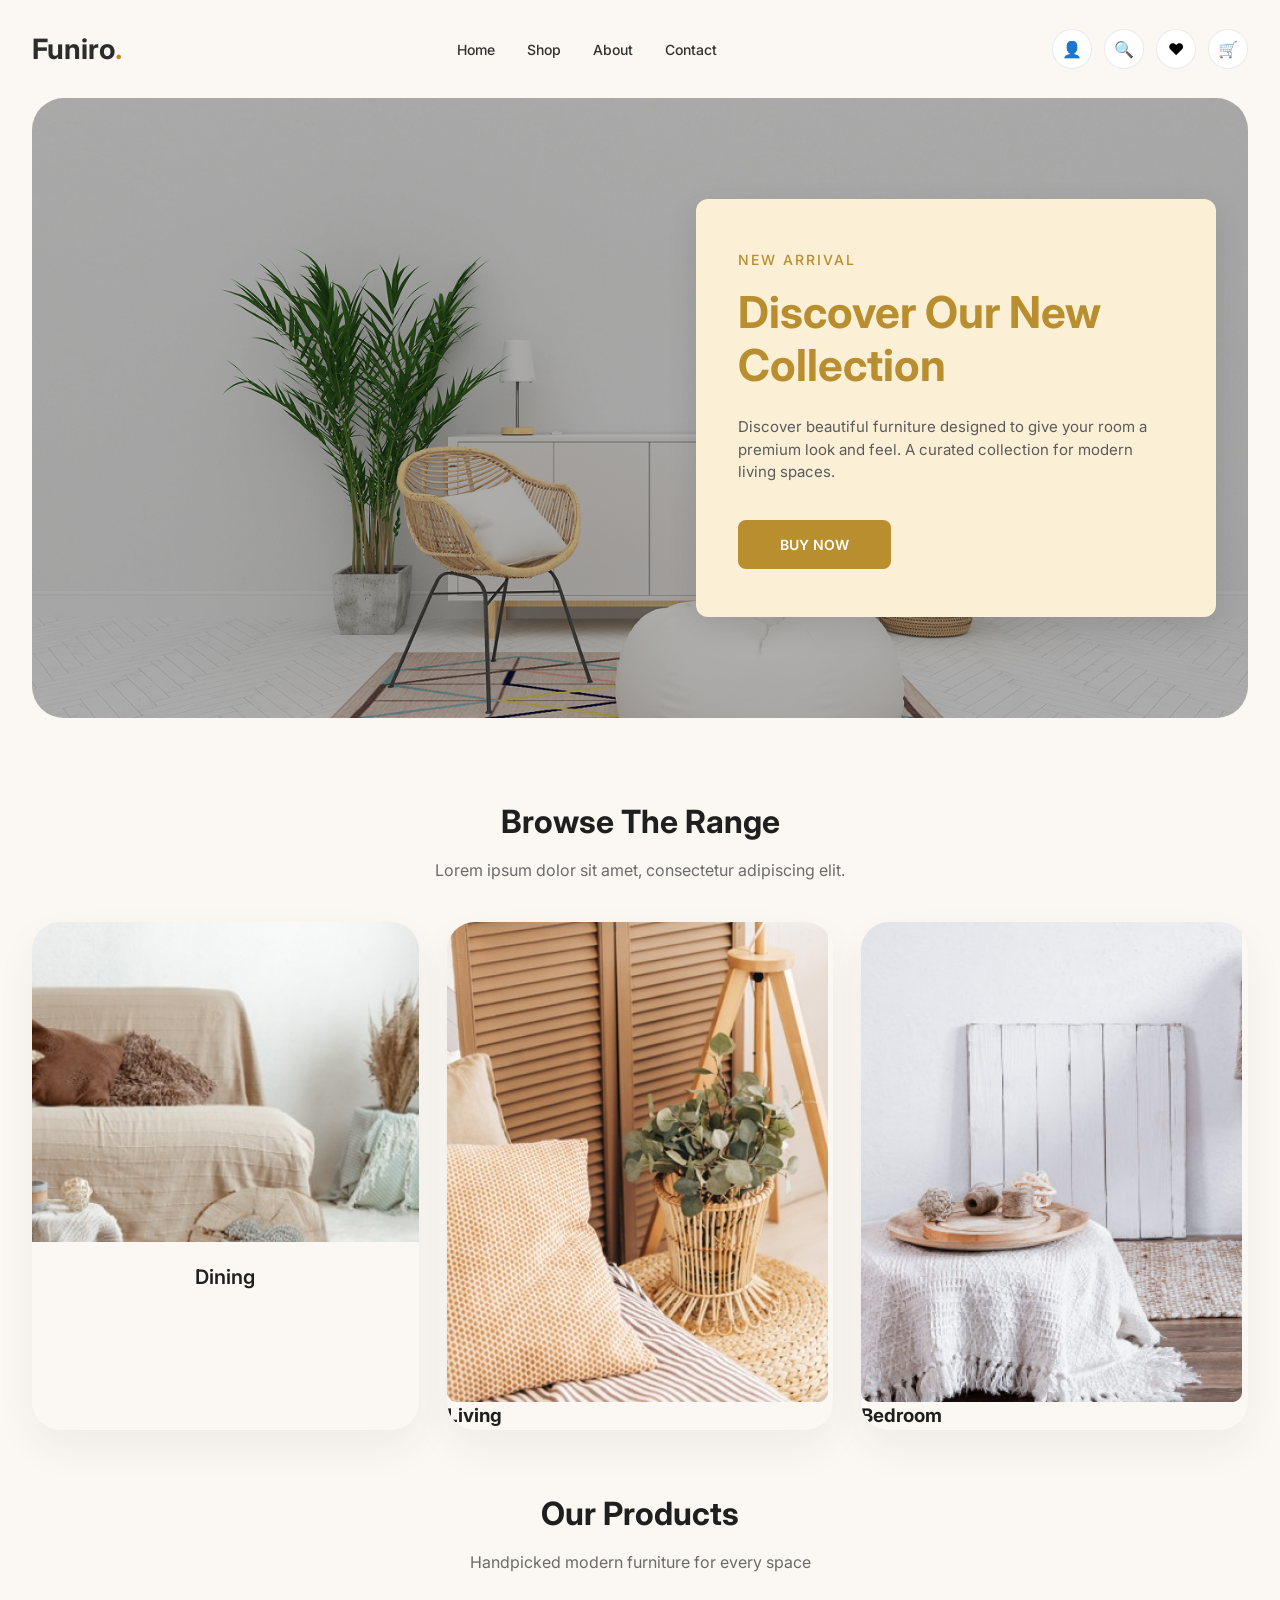
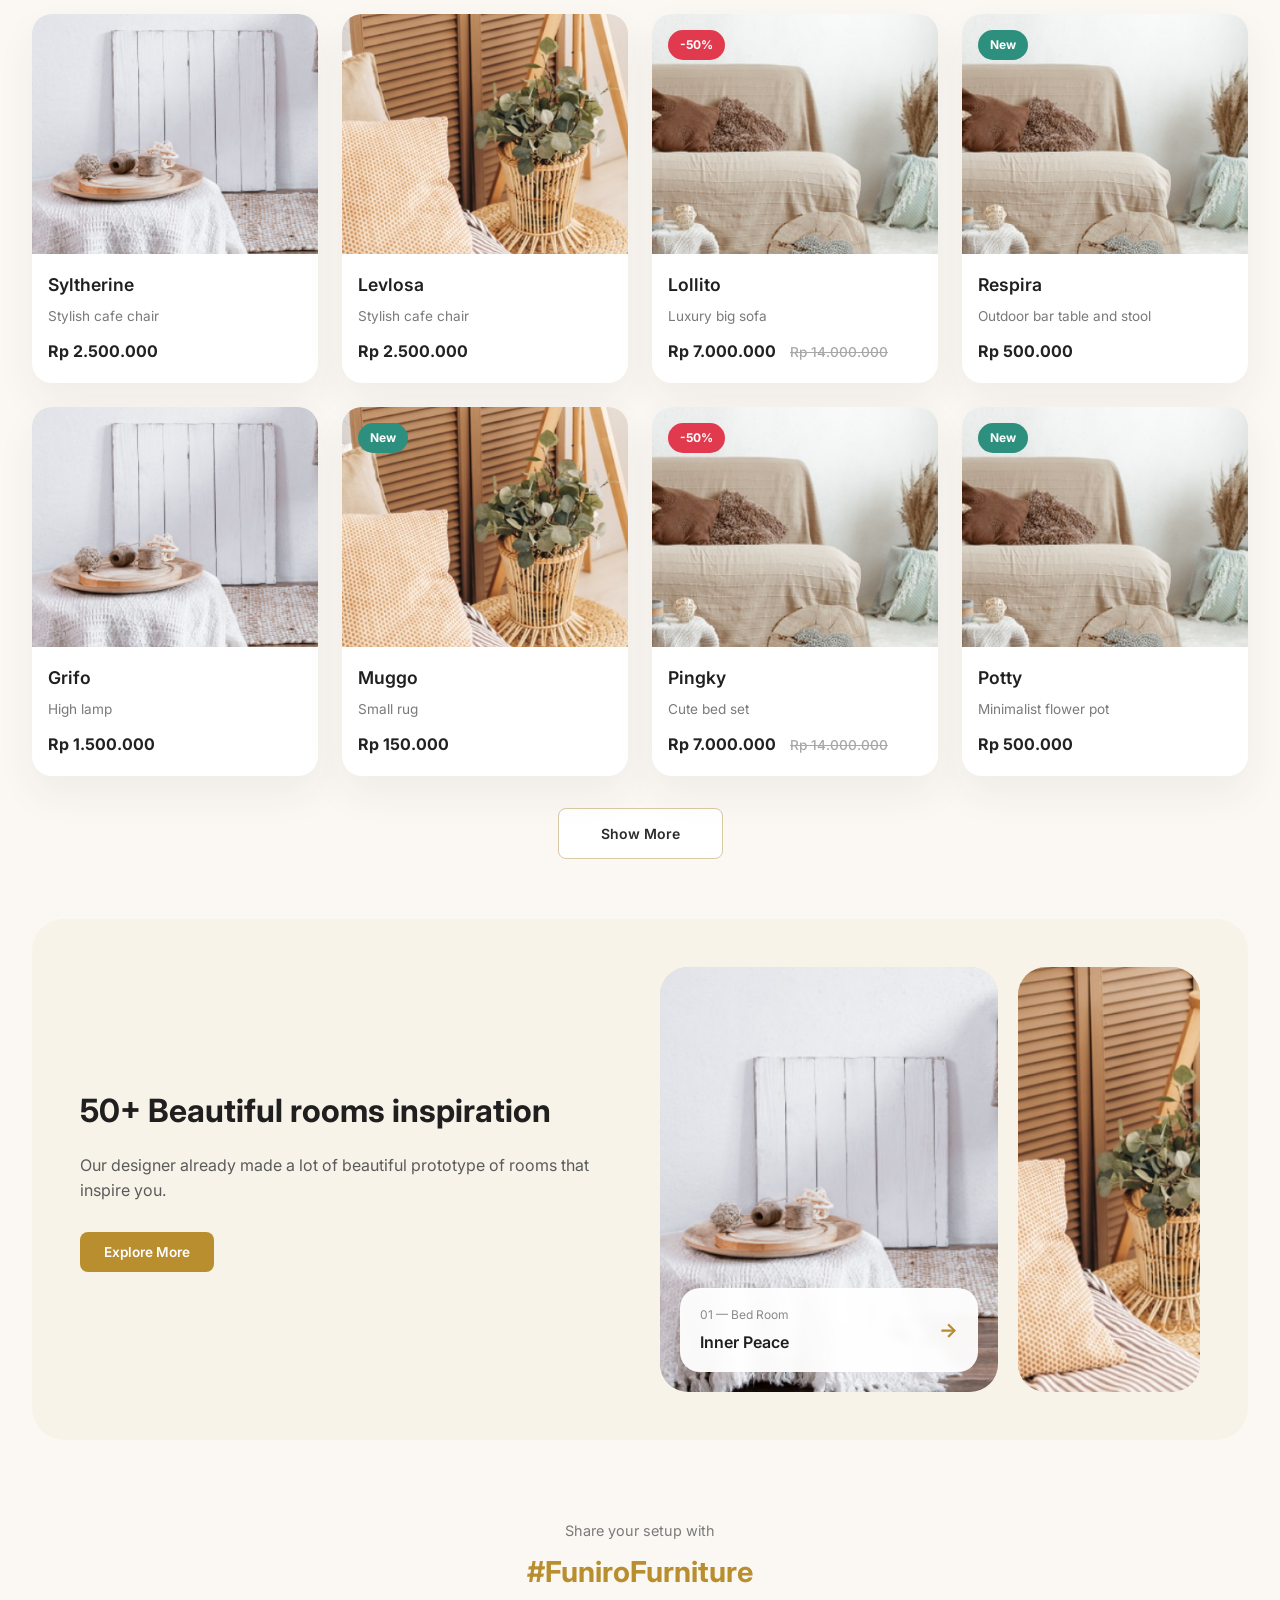
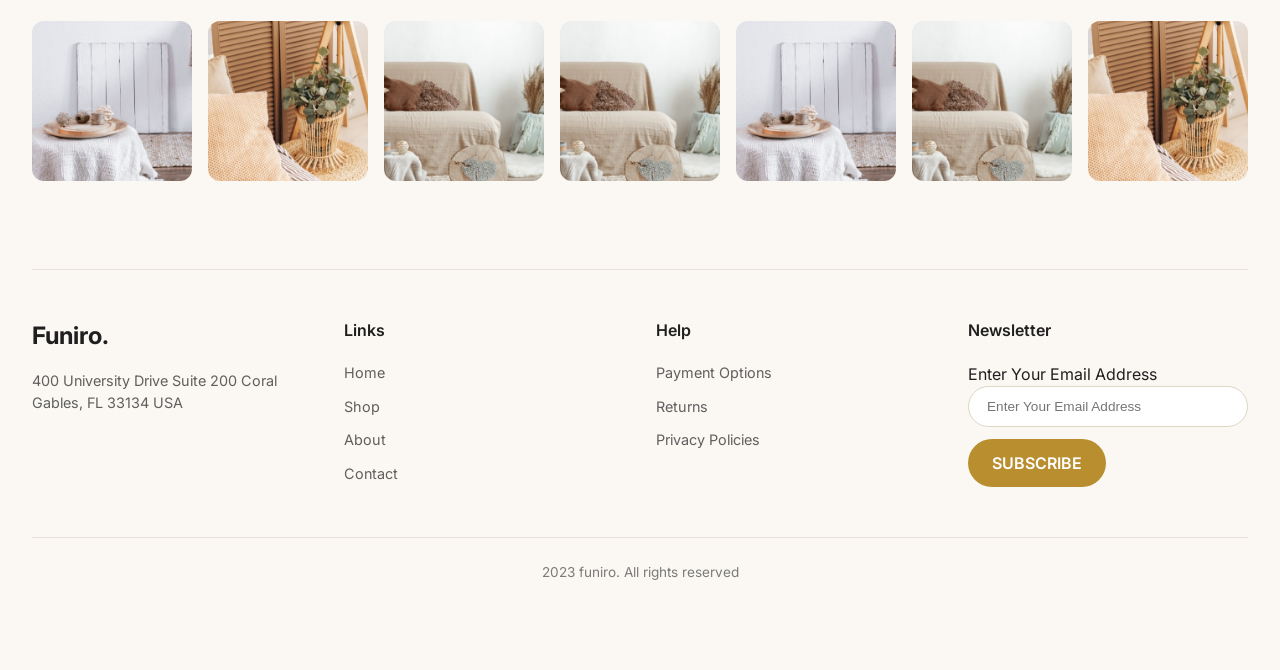
<file: index.html>
<!DOCTYPE html>
<html lang="en">
<head>
  <meta charset="UTF-8">
  <meta name="viewport" content="width=device-width, initial-scale=1.0">
  <title>Funiro — Discover Modern Furniture</title>
  <link href="https://fonts.googleapis.com/css2?family=Inter:wght@300;400;500;600;700&display=swap" rel="stylesheet">
  <!-- Link to external CSS file -->
  <link rel="stylesheet" href="css/sytles.css">
  <script src="js/index.js" defer></script>
</head>
<body>
  <div class="page-container">
    <header class="site-header">
      <div class="brand-wrap">
        <div class="logo">Funiro<span>.</span></div>
      </div>
      <nav class="main-nav">
        <a href="#">Home</a>
        <a href="#">Shop</a>
        <a href="#">About</a>
        <a href="#">Contact</a>
      </nav>
      <div class="header-actions">
        <button class="icon-btn" aria-label="Account">👤</button>
        <button class="icon-btn" aria-label="Search">🔍</button>
        <button class="icon-btn" aria-label="Favorites">♥</button>
        <button class="icon-btn" aria-label="Cart">🛒</button>
      </div>
    </header>

    <section class="hero-section">
      <img src="images/herosection.png" alt="Hero background" class="hero-bg">
      <div class="hero-copy">
        <div class="hero-content-card">
          <span class="hero-label">New Arrival</span>
          <h1>Discover Our New Collection</h1>
          <p>Discover beautiful furniture designed to give your room a premium look and feel. A curated collection for modern living spaces.</p>
          <a href="#" class="btn btn-primary">BUY NOW</a>
        </div>
      </div>
    </section>

    <section class="section-block">
      <div class="section-heading">
        <h2>Browse The Range</h2>
        <p>Lorem ipsum dolor sit amet, consectetur adipiscing elit.</p>
      </div>
      <div class="range-grid">
        <article class="range-card">
          <img src="images/image-livingroom.png" alt="Dining" />
          <h3>Dining</h3>
        </article>
        <article class="range-card1">
          <img src="images/mask-group-1.png" alt="Living" />
          <h3>Living</h3>
        </article>
        <article class="range-card2">
          <img src="images/mask-group-2.png" alt="Bedroom" />
          <h3>Bedroom</h3>
        </article>
      </div>
    </section>

    <section class="section-block">
      <div class="section-heading">
        <h2>Our Products</h2>
        <p>Handpicked modern furniture for every space</p>
      </div>
      <div class="products-grid">
        <article class="product-card">
          <img src="images/mask-group.png" alt="Syltherine" />
          <div class="product-info">
            <h3>Syltherine</h3>
            <p>Stylish cafe chair</p>
            <span class="price">Rp 2.500.000</span>
          </div>
        </article>

        <article class="product-card product-card--highlight">
          <img src="images/mask-group-1.png" alt="Levlosa" />
          <div class="product-overlay">
            <a href="#" class="btn btn-primary btn-block">Add to cart</a>
            <div class="product-actions">
              <a href="#">Share</a>
              <a href="#">Compare</a>
              <a href="#">Like</a>
            </div>
          </div>
          <div class="product-info">
            <h3>Levlosa</h3>
            <p>Stylish cafe chair</p>
            <span class="price">Rp 2.500.000</span>
          </div>
        </article>

        <article class="product-card">
          <div class="product-tag product-tag--sale">-50%</div>
          <img src="images/image-livingroom.png" alt="Lollito" />
          <div class="product-info">
            <h3>Lollito</h3>
            <p>Luxury big sofa</p>
            <span class="price">Rp 7.000.000</span>
            <span class="price old">Rp 14.000.000</span>
          </div>
        </article>

        <article class="product-card">
          <div class="product-tag product-tag--new">New</div>
          <img src="images/scandinavian-interior.png" alt="Respira" />
          <div class="product-info">
            <h3>Respira</h3>
            <p>Outdoor bar table and stool</p>
            <span class="price">Rp 500.000</span>
          </div>
        </article>

        <article class="product-card">
          <img src="images/mask-group.png" alt="Grifo" />
          <div class="product-info">
            <h3>Grifo</h3>
            <p>High lamp</p>
            <span class="price">Rp 1.500.000</span>
          </div>
        </article>

        <article class="product-card">
          <div class="product-tag product-tag--new">New</div>
          <img src="images/mask-group-1.png" alt="Muggo" />
          <div class="product-info">
            <h3>Muggo</h3>
            <p>Small rug</p>
            <span class="price">Rp 150.000</span>
          </div>
        </article>

        <article class="product-card">
          <div class="product-tag product-tag--sale">-50%</div>
          <img src="images/image-livingroom.png" alt="Pingky" />
          <div class="product-info">
            <h3>Pingky</h3>
            <p>Cute bed set</p>
            <span class="price">Rp 7.000.000</span>
            <span class="price old">Rp 14.000.000</span>
          </div>
        </article>

        <article class="product-card">
          <div class="product-tag product-tag--new">New</div>
          <img src="images/scandinavian-interior.png" alt="Potty" />
          <div class="product-info">
            <h3>Potty</h3>
            <p>Minimalist flower pot</p>
            <span class="price">Rp 500.000</span>
          </div>
        </article>
      </div>
      <div class="section-action">
        <a href="#" class="btn btn-outline">Show More</a>
      </div>
    </section>

    <section class="inspiration-section">
      <div class="inspiration-copy">
        <h2>50+ Beautiful rooms inspiration</h2>
        <p>Our designer already made a lot of beautiful prototype of rooms that inspire you.</p>
        <a href="#" class="btn btn-primary btn-small">Explore More</a>
      </div>
      <div class="inspiration-grid">
        <div class="inspiration-large">
          <img src="images/mask-group.png" alt="Inner Peace" />
          <div class="inspiration-card">
            <div>
              <span>01 — Bed Room</span>
              <h3>Inner Peace</h3>
            </div>
            <a href="#">→</a>
          </div>
        </div>
        <div class="inspiration-side">
          <img src="images/mask-group-1.png" alt="Room inspiration" />
        </div>
      </div>
    </section>

    <section class="social-section">
      <p class="social-label">Share your setup with</p>
      <h2>#FuniroFurniture</h2>
      <div class="social-gallery">
        <img src="images/mask-group.png" alt="Gallery Image" />
        <img src="images/mask-group-1.png" alt="Gallery Image" />
        <img src="images/image-livingroom.png" alt="Gallery Image" />
        <img src="images/scandinavian-interior.png" alt="Gallery Image" />
        <img src="images/mask-group.png" alt="Gallery Image" />
        <img src="images/image-livingroom.png" alt="Gallery Image" />
        <img src="images/mask-group-1.png" alt="Gallery Image" />
      </div>
    </section>

    <footer class="site-footer">
      <div class="footer-grid">
        <div class="footer-col footer-brand">
          <h3>Funiro.</h3>
          <p>400 University Drive Suite 200 Coral Gables, FL 33134 USA</p>
        </div>
        <div class="footer-col">
          <h4>Links</h4>
          <a href="#">Home</a>
          <a href="#">Shop</a>
          <a href="#">About</a>
          <a href="#">Contact</a>
        </div>
        <div class="footer-col">
          <h4>Help</h4>
          <a href="#">Payment Options</a>
          <a href="#">Returns</a>
          <a href="#">Privacy Policies</a>
        </div>
        <div class="footer-col newsletter-col">
          <h4>Newsletter</h4>
          <p>Enter Your Email Address</p>
          <div class="newsletter-form">
            <input type="email" placeholder="Enter Your Email Address" />
            <button type="button">SUBSCRIBE</button>
          </div>
        </div>
      </div>
      <div class="footer-bottom">2023 funiro. All rights reserved</div>
    </footer>
  </div>
</body>
</html>
</file>
<file: css/sytles.css>
﻿* {
  margin: 0;
  padding: 0;
  box-sizing: border-box;
}

:root {
  color-scheme: light;
  font-family: "Inter", sans-serif;
  --color-primary: #b88e2f;
  --color-primary-dark: #9e7824;
  --color-dark: #2c2c2c;
  --color-text: #1f1f1f;
  --color-text-light: #4f4f4f;
  --color-text-muted: #6b6b6b;
  --color-bg: #fbf8f3;
  --color-card-bg: #ffffff;
  --color-border: #e9e2d8;
  --radius-sm: 12px;
  --radius-md: 20px;
  --radius-lg: 28px;
  --radius-xl: 32px;
  --shadow-sm: 0 5px 15px rgba(0, 0, 0, 0.03);
  --shadow-md: 0 12px 24px rgba(0, 0, 0, 0.05);
  --shadow-lg: 0 18px 40px rgba(49, 49, 49, 0.06);
}

body {
  background: var(--color-bg);
  color: var(--color-text);
  line-height: 1.5;
}

a {
  text-decoration: none;
  color: inherit;
}

button {
  font: inherit;
  border: none;
  background: none;
  cursor: pointer;
}

img {
  max-width: 100%;
  height: auto;
  display: block;
}

/* Layout */
.page-container {
  max-width: 1320px;
  margin: 0 auto;
  padding: 0 32px 64px;
}

/* Header */
.site-header {
  display: flex;
  justify-content: space-between;
  align-items: center;
  gap: 24px;
  padding: 28px 0;
  flex-wrap: wrap;
}

.logo {
  font-size: 28px;
  font-weight: 700;
  color: var(--color-dark);
}

.logo span {
  color: var(--color-primary);
}

.main-nav {
  display: flex;
  gap: 32px;
  flex-wrap: wrap;
}

.main-nav a {
  font-size: 14px;
  font-weight: 500;
  color: #313131;
  transition: color 0.2s ease;
}

.main-nav a:hover,
.main-nav a.active {
  color: var(--color-primary);
}

.header-actions {
  display: flex;
  gap: 12px;
}

.icon-btn {
  width: 40px;
  height: 40px;
  border: 1px solid rgba(0, 0, 0, 0.08);
  border-radius: 50%;
  background: #fff;
  display: grid;
  place-items: center;
  cursor: pointer;
  transition: all 0.2s ease;
}

.icon-btn:hover {
  border-color: var(--color-primary);
  color: var(--color-primary);
}

/* Hero Section - IMAGE AS FULL BACKGROUND, CARD ON TOP */
.hero-section {
  position: relative;
  min-height: 620px;
  display: flex;
  align-items: center;
  justify-content: flex-end;
  padding: 0;
  overflow: hidden;
  margin-bottom: 40px;
  border-radius: var(--radius-xl);
  background-image: url('../images/herosection.png');
}

/* Hero Background Image */
.hero-bg {
  position: absolute;
  top: 0;
  left: 0;
  width: 100%;
  height: 100%;
  object-fit: cover;
  z-index: 0;
}

/* Dark overlay for better text readability */
.hero-section::after {
  content: '';
  position: absolute;
  top: 0;
  left: 0;
  width: 100%;
  height: 100%;
  background: rgba(0, 0, 0, 0.3);
  z-index: 1;
}

.hero-copy {
  position: relative;
  z-index: 2;
  width: 100%;
  max-width: 1320px;
  margin: 0 auto;
  padding: 0 32px;
  display: flex;
  justify-content: flex-end;
}

.hero-content-card {
  max-width: 520px;
  background: #fbefd6;
  border-radius: 12px;
  padding: 48px 42px;
  box-shadow: 0 10px 30px rgba(0, 0, 0, 0.1);
  border: none;
  margin: 60px 0;
  text-align: left;
}

.hero-label {
  display: inline-block;
  font-size: 14px;
  font-weight: 500;
  letter-spacing: 2px;
  text-transform: uppercase;
  color: #b88e2f;
  margin-bottom: 16px;
}

.hero-content-card h1 {
  font-size: 44px;
  font-weight: 700;
  line-height: 1.2;
  margin-bottom: 24px;
  color: #b88e2f;
}

.hero-content-card p {
  font-size: 15px;
  line-height: 1.5;
  color: #5a5a5a;
  margin-bottom: 36px;
}

.btn {
  display: inline-flex;
  align-items: center;
  justify-content: center;
  border-radius: 8px;
  padding: 14px 42px;
  font-weight: 600;
  transition: all 0.2s ease;
  cursor: pointer;
  border: none;
  font-size: 14px;
}

.btn:hover {
  transform: translateY(-2px);
}

.btn-primary {
  background: #b88e2f;
  color: #fff;
}

.btn-primary:hover {
  background: #9e7824;
}

.btn-secondary {
  background: var(--color-dark);
  color: #fff;
}

.btn-secondary:hover {
  background: #1a1a1a;
}

.btn-outline {
  border: 1px solid #d9c9a4;
  background: #fff;
  color: var(--color-dark);
}

.btn-outline:hover {
  border-color: var(--color-primary);
  color: var(--color-primary);
}

.btn-small {
  padding: 10px 24px;
  font-size: 0.85rem;
}

/* Section Common */
.section-block {
  padding: 40px 0 20px;
}

.section-heading {
  text-align: center;
  margin-bottom: 40px;
}

.section-heading h2 {
  font-size: 2rem;
  font-weight: 700;
  margin-bottom: 12px;
}

.section-heading p {
  color: var(--color-text-muted);
  max-width: 500px;
  margin: 0 auto;
}

/* Range Grid */
.range-grid {
  display: grid;
  grid-template-columns: repeat(3, 1fr);
  gap: 28px;
}

.range-card,
.range-card1,
.range-card2 {
  border-radius: var(--radius-lg);
  overflow: hidden;
  box-shadow: var(--shadow-lg);
  transition: transform 0.3s ease;
}

.range-card:hover {
  transform: translateY(-4px);
}

.range-card img {
  width: 100%;
  height: 320px;
  object-fit: cover;
}

.range-card h3 {
  padding: 20px 24px;
  font-size: 1.25rem;
  text-align: center;
  font-weight: 600;
}

/* Products Grid */
.products-grid {
  display: grid;
  grid-template-columns: repeat(4, 1fr);
  gap: 24px;
}

.product-card {
  position: relative;
  background: #fff;
  border-radius: var(--radius-md);
  overflow: hidden;
  box-shadow: var(--shadow-lg);
  transition: all 0.3s ease;
}

.product-card:hover {
  transform: translateY(-4px);
  box-shadow: 0 20px 35px rgba(0, 0, 0, 0.1);
}

.product-card img {
  width: 100%;
  height: 240px;
  object-fit: cover;
}

.product-info {
  padding: 18px 16px 20px;
}

.product-info h3 {
  font-size: 1.1rem;
  font-weight: 600;
  margin-bottom: 8px;
}

.product-info p {
  color: #7a7a7a;
  font-size: 0.85rem;
  margin-bottom: 12px;
}

.price {
  font-size: 1rem;
  font-weight: 700;
  color: #222;
}

.price.old {
  display: inline-block;
  margin-left: 10px;
  color: #a8a8a8;
  text-decoration: line-through;
  font-weight: 500;
  font-size: 0.85rem;
}

/* Product Tags */
.product-tag {
  position: absolute;
  top: 16px;
  left: 16px;
  padding: 6px 12px;
  border-radius: 999px;
  font-size: 0.75rem;
  font-weight: 700;
  color: #fff;
  z-index: 2;
}

.product-tag--sale {
  background: #e13a4f;
}

.product-tag--new {
  background: #2d8f7d;
}

/* Product Overlay (hover effect) */
.product-card--highlight {
  position: relative;
}

.product-overlay {
  position: absolute;
  inset: 0;
  background: rgba(0, 0, 0, 0.5);
  display: flex;
  flex-direction: column;
  justify-content: center;
  align-items: center;
  gap: 16px;
  opacity: 0;
  transition: opacity 0.25s ease;
  z-index: 3;
}

.product-card--highlight:hover .product-overlay {
  opacity: 1;
}

.product-overlay .btn {
  min-width: 140px;
}

.product-actions {
  display: flex;
  gap: 12px;
}

.product-actions a {
  color: #fff;
  font-size: 0.8rem;
  padding: 8px 16px;
  border: 1px solid rgba(255, 255, 255, 0.6);
  border-radius: 999px;
  transition: all 0.2s ease;
}

.product-actions a:hover {
  background: rgba(255, 255, 255, 0.2);
}

.section-action {
  display: flex;
  justify-content: center;
  margin-top: 32px;
}

/* Inspiration Section */
.inspiration-section {
  display: grid;
  grid-template-columns: 1fr 1fr;
  gap: 40px;
  align-items: center;
  padding: 48px;
  background: #f8f3e8;
  border-radius: var(--radius-xl);
  margin: 40px 0;
}

.inspiration-copy h2 {
  font-size: 2rem;
  font-weight: 700;
  margin-bottom: 18px;
}

.inspiration-copy p {
  color: #5b5b5b;
  line-height: 1.6;
  margin-bottom: 28px;
}

.inspiration-grid {
  display: grid;
  grid-template-columns: 1.3fr 0.7fr;
  gap: 20px;
}

.inspiration-large,
.inspiration-side {
  position: relative;
  border-radius: var(--radius-lg);
  overflow: hidden;
  min-height: 380px;
  background: #e4d9cc;
}

.inspiration-large img,
.inspiration-side img {
  width: 100%;
  height: 100%;
  object-fit: cover;
}

.inspiration-card {
  position: absolute;
  bottom: 20px;
  left: 20px;
  right: 20px;
  background: rgba(255, 255, 255, 0.95);
  backdrop-filter: blur(4px);
  border-radius: var(--radius-md);
  padding: 18px 20px;
  display: flex;
  justify-content: space-between;
  align-items: center;
}

.inspiration-card span {
  color: #8a8a8a;
  font-size: 0.75rem;
  display: block;
  margin-bottom: 6px;
}

.inspiration-card h3 {
  font-size: 1rem;
  font-weight: 600;
  margin: 0;
}

.inspiration-card a {
  color: var(--color-primary);
  font-size: 1.25rem;
  font-weight: 700;
}

/* Social / Funiro Section */
.social-section {
  text-align: center;
  padding: 40px 0;
}

.social-label {
  color: #7a7a7a;
  font-size: 0.9rem;
  margin-bottom: 8px;
}

.social-section h2 {
  font-size: 1.8rem;
  margin-bottom: 28px;
  color: var(--color-primary);
}

.social-gallery {
  display: grid;
  grid-template-columns: repeat(7, 1fr);
  gap: 16px;
}

.social-gallery img {
  width: 100%;
  aspect-ratio: 1 / 1;
  object-fit: cover;
  border-radius: var(--radius-sm);
  transition: transform 0.2s ease;
}

.social-gallery img:hover {
  transform: scale(1.02);
}

/* Footer */
.site-footer {
  margin-top: 48px;
  padding: 48px 0 24px;
  border-top: 1px solid var(--color-border);
}

.footer-grid {
  display: grid;
  grid-template-columns: repeat(4, 1fr);
  gap: 32px;
  margin-bottom: 40px;
}

.footer-brand h3 {
  font-size: 1.5rem;
  font-weight: 700;
  margin-bottom: 16px;
}

.footer-brand p {
  color: #5f5f5f;
  font-size: 0.9rem;
  line-height: 1.5;
}

.footer-col h4 {
  margin-bottom: 20px;
  font-size: 1rem;
  font-weight: 600;
}

.footer-col a {
  display: block;
  color: #5f5f5f;
  font-size: 0.9rem;
  margin-bottom: 12px;
  transition: color 0.2s ease;
}

.footer-col a:hover {
  color: var(--color-primary);
}

.newsletter-form {
  display: flex;
  gap: 12px;
  flex-wrap: wrap;
}

.newsletter-form input {
  flex: 1;
  min-width: 160px;
  padding: 12px 18px;
  border: 1px solid #ddd7c5;
  border-radius: 999px;
  font-size: 0.85rem;
  outline: none;
}

.newsletter-form input:focus {
  border-color: var(--color-primary);
}

.newsletter-form button {
  background: var(--color-primary);
  color: #fff;
  border: none;
  border-radius: 999px;
  padding: 12px 24px;
  cursor: pointer;
  font-weight: 600;
  transition: background 0.2s ease;
}

.newsletter-form button:hover {
  background: var(--color-primary-dark);
}

.footer-bottom {
  text-align: center;
  color: #7b7b7b;
  font-size: 0.85rem;
  padding-top: 24px;
  border-top: 1px solid var(--color-border);
}

/* Responsive Breakpoints */
@media (max-width: 1140px) {
  .hero-copy {
    padding: 0 32px;
  }
  
  .hero-content-card {
    max-width: 480px;
    margin: 40px 0;
    padding: 32px 36px;
  }
  
  .hero-content-card h1 {
    font-size: 36px;
  }
  
  .inspiration-section {
    grid-template-columns: 1fr;
  }
  
  .inspiration-section {
    padding: 36px;
  }
  
  .social-gallery {
    grid-template-columns: repeat(4, 1fr);
  }
}

@media (max-width: 880px) {
  .page-container {
    padding: 0 20px 48px;
  }
  
  .site-header {
    flex-direction: column;
    text-align: center;
  }
  
  .main-nav {
    justify-content: center;
  }
  
  .hero-section {
    justify-content: center;
    min-height: 500px;
  }
  
  .hero-copy {
    justify-content: center;
  }
  
  .hero-content-card {
    padding: 28px 32px;
    text-align: center;
    margin: 30px auto;
  }
  
  .hero-label {
    display: block;
    text-align: center;
  }
  
  .hero-content-card h1 {
    font-size: 32px;
  }
  
  .range-grid,
  .products-grid {
    grid-template-columns: repeat(2, 1fr);
  }
  
  .footer-grid {
    grid-template-columns: repeat(2, 1fr);
  }
  
  .social-gallery {
    grid-template-columns: repeat(3, 1fr);
  }
}

@media (max-width: 680px) {
  .hero-section {
    min-height: 450px;
  }
  
  .hero-content-card {
    padding: 24px 28px;
    text-align: center;
  }
  
  .hero-content-card h1 {
    font-size: 28px;
  }
  
  .hero-content-card p {
    font-size: 14px;
    margin-bottom: 24px;
  }
  
  .btn {
    padding: 12px 32px;
  }
  
  .hero-copy {
    padding: 0 20px;
  }
  
  .range-grid,
  .products-grid {
    grid-template-columns: 1fr;
  }
  
  .inspiration-section {
    padding: 24px;
  }
  
  .inspiration-grid {
    grid-template-columns: 1fr;
  }
  
  .social-gallery {
    grid-template-columns: repeat(2, 1fr);
  }
  
  .footer-grid {
    grid-template-columns: 1fr;
    text-align: center;
  }
  
  .newsletter-form {
    justify-content: center;
  }
  
  .section-heading h2 {
    font-size: 1.6rem;
  }
}
</file>
